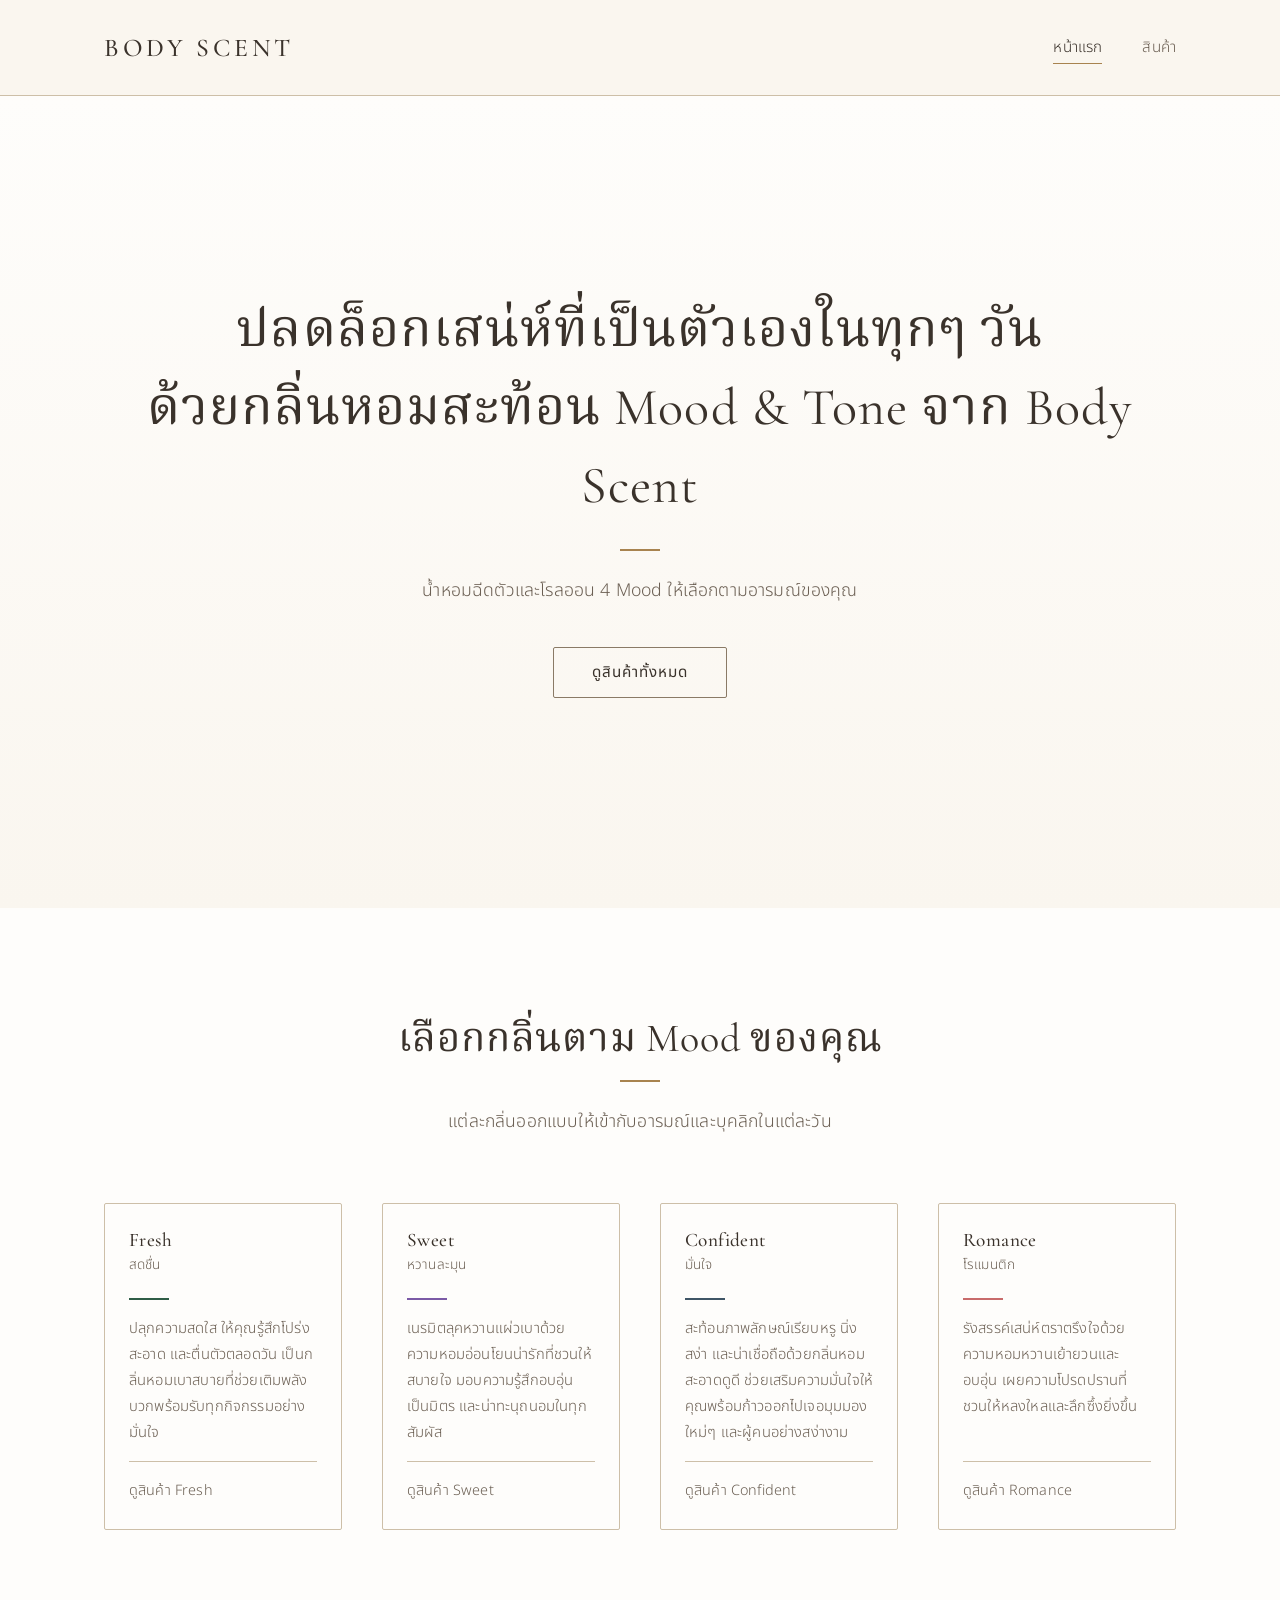
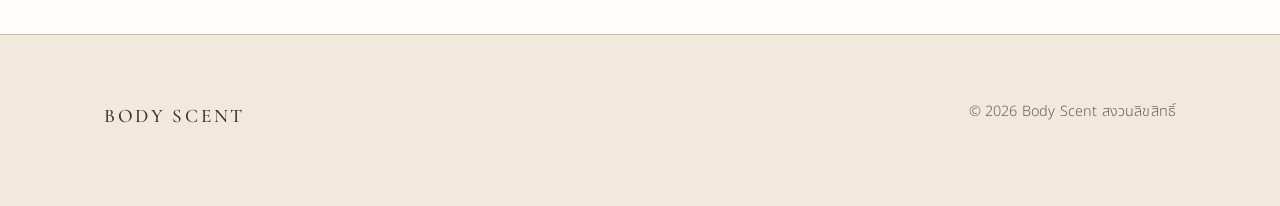
<file: index.html>
<!DOCTYPE html>
<html lang="th">
<head>
  <meta charset="UTF-8">
  <meta name="viewport" content="width=device-width, initial-scale=1">
  <title>Body Scent | น้ำหอมฉีดตัวและโรลออน 4 Mood</title>
  <meta name="description" content="ปลดล็อกเสน่ห์ที่เป็นตัวเองในทุกๆ วัน ด้วยน้ำหอมฉีดตัวและโรลออนจาก Body Scent เลือกกลิ่นตาม Mood: Fresh, Sweet, Confident, Romance">
  <link rel="stylesheet" href="style.css">
</head>
<body>

  <header class="site-header">
    <div class="container">
      <a class="brand" href="index.html">BODY SCENT</a>
      <nav aria-label="เมนูหลัก">
        <ul class="nav">
          <li><a href="index.html" aria-current="page">หน้าแรก</a></li>
          <li><a href="product.html">สินค้า</a></li>
        </ul>
      </nav>
    </div>
  </header>

  <main>
    <!-- Hero -->
    <section class="hero hero--full">
      <div class="container">
        <div>
          <h1>ปลดล็อกเสน่ห์ที่เป็นตัวเองในทุกๆ วัน<br>ด้วยกลิ่นหอมสะท้อน Mood &amp; Tone จาก Body Scent</h1>
          <hr class="mood-line">
          <p class="lead">น้ำหอมฉีดตัวและโรลออน 4 Mood ให้เลือกตามอารมณ์ของคุณ</p>
          <a class="btn" href="product.html">ดูสินค้าทั้งหมด</a>
        </div>
      </div>
    </section>

    <!-- 4 Mood -->
    <section class="section section--white" id="moods">
      <div class="container">
        <div class="section-head center">
          <h2>เลือกกลิ่นตาม Mood ของคุณ</h2>
          <hr class="mood-line">
          <p class="lead">แต่ละกลิ่นออกแบบให้เข้ากับอารมณ์และบุคลิกในแต่ละวัน</p>
        </div>

        <div class="mood-grid">
          <a class="product-card mood-card" data-mood="fresh" href="product.html?mood=fresh">
            <h3>Fresh</h3>
            <p class="product-meta">สดชื่น</p>
            <hr class="mood-line">
            <p class="product-desc">ปลุกความสดใส ให้คุณรู้สึกโปร่ง สะอาด และตื่นตัวตลอดวัน เป็นกลิ่นหอมเบาสบายที่ช่วยเติมพลังบวกพร้อมรับทุกกิจกรรมอย่างมั่นใจ</p>
            <div class="product-foot"><span class="muted">ดูสินค้า Fresh</span></div>
          </a>

          <a class="product-card mood-card" data-mood="sweet" href="product.html?mood=sweet">
            <h3>Sweet</h3>
            <p class="product-meta">หวานละมุน</p>
            <hr class="mood-line">
            <p class="product-desc">เนรมิตลุคหวานแผ่วเบาด้วยความหอมอ่อนโยนน่ารักที่ชวนให้สบายใจ มอบความรู้สึกอบอุ่น เป็นมิตร และน่าทะนุถนอมในทุกสัมผัส</p>
            <div class="product-foot"><span class="muted">ดูสินค้า Sweet</span></div>
          </a>

          <a class="product-card mood-card" data-mood="confident" href="product.html?mood=confident">
            <h3>Confident</h3>
            <p class="product-meta">มั่นใจ</p>
            <hr class="mood-line">
            <p class="product-desc">สะท้อนภาพลักษณ์เรียบหรู นิ่ง สง่า และน่าเชื่อถือด้วยกลิ่นหอมสะอาดดูดี ช่วยเสริมความมั่นใจให้คุณพร้อมก้าวออกไปเจอมุมมองใหม่ๆ และผู้คนอย่างสง่างาม</p>
            <div class="product-foot"><span class="muted">ดูสินค้า Confident</span></div>
          </a>

          <a class="product-card mood-card" data-mood="romance" href="product.html?mood=romance">
            <h3>Romance</h3>
            <p class="product-meta">โรแมนติก</p>
            <hr class="mood-line">
            <p class="product-desc">รังสรรค์เสน่ห์ตราตรึงใจด้วยความหอมหวานเย้ายวนและอบอุ่น เผยความโปรดปรานที่ชวนให้หลงใหลและลึกซึ้งยิ่งขึ้น</p>
            <div class="product-foot"><span class="muted">ดูสินค้า Romance</span></div>
          </a>
        </div>
      </div>
    </section>
  </main>

  <footer class="site-footer">
    <div class="container">
      <a class="brand" href="index.html">BODY SCENT</a>
      <p>&copy; 2026 Body Scent สงวนลิขสิทธิ์</p>
    </div>
  </footer>

  <script src="script.js"></script>
</body>
</html>
</file>
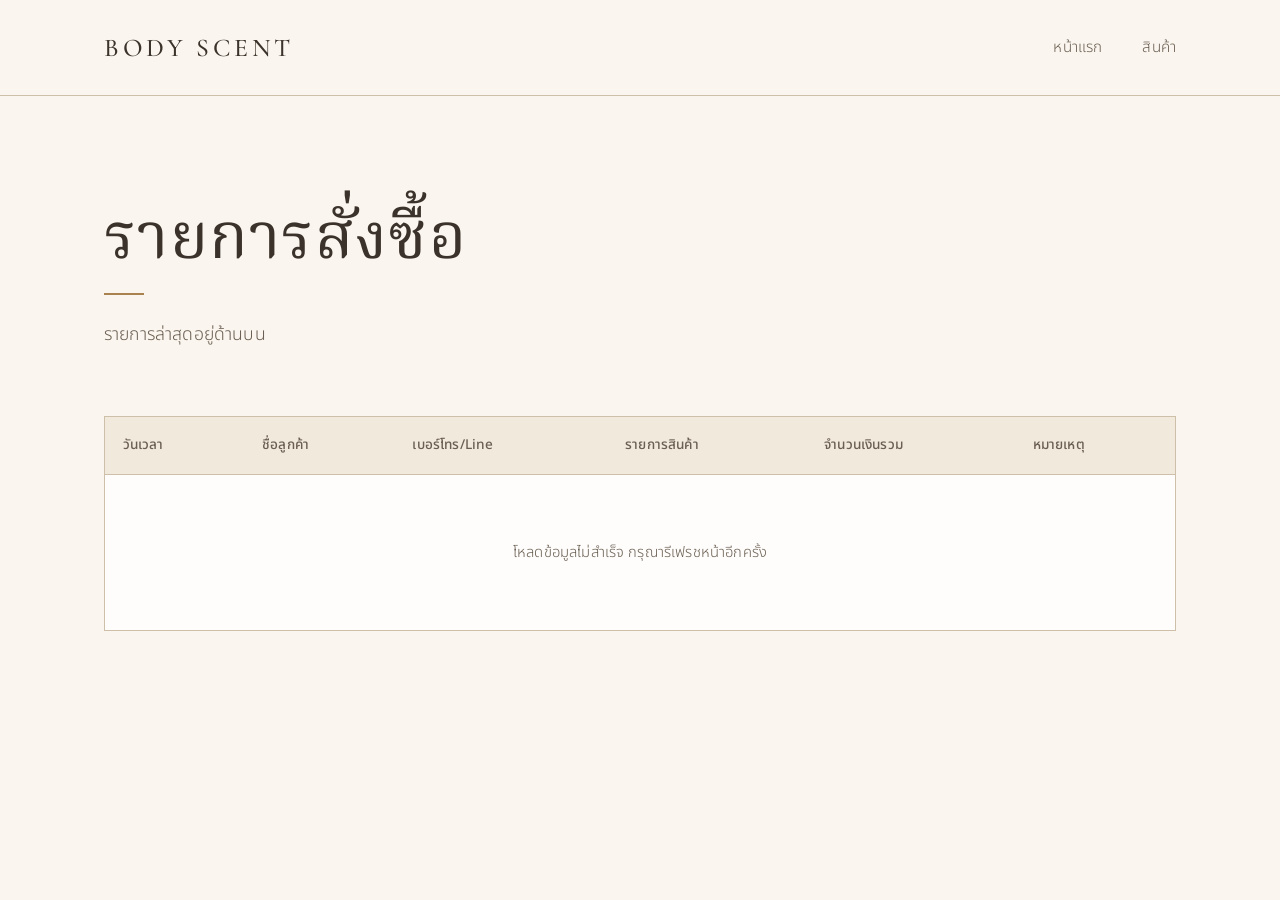
<file: admin.html>
<!DOCTYPE html>
<html lang="th">
<head>
  <meta charset="UTF-8">
  <meta name="viewport" content="width=device-width, initial-scale=1">
  <meta name="robots" content="noindex, nofollow">
  <title>รายการสั่งซื้อ | Body Scent</title>
  <link rel="stylesheet" href="style.css">
</head>
<body>

  <header class="site-header">
    <div class="container">
      <a class="brand" href="index.html">BODY SCENT</a>
      <nav aria-label="เมนูหลัก">
        <ul class="nav">
          <li><a href="index.html">หน้าแรก</a></li>
          <li><a href="product.html">สินค้า</a></li>
        </ul>
      </nav>
    </div>
  </header>

  <main>
    <section class="section">
      <div class="container">
        <div class="section-head">
          <h1>รายการสั่งซื้อ</h1>
          <hr class="mood-line">
          <p class="lead">รายการล่าสุดอยู่ด้านบน</p>
        </div>

        <div class="table-wrap">
          <table id="ordersTable">
            <thead>
              <tr>
                <th scope="col">วันเวลา</th>
                <th scope="col">ชื่อลูกค้า</th>
                <th scope="col">เบอร์โทร/Line</th>
                <th scope="col">รายการสินค้า</th>
                <th scope="col">จำนวนเงินรวม</th>
                <th scope="col">หมายเหตุ</th>
              </tr>
            </thead>
            <tbody></tbody>
          </table>
        </div>
      </div>
    </section>
  </main>

  <script src="script.js"></script>
</body>
</html>
</file>
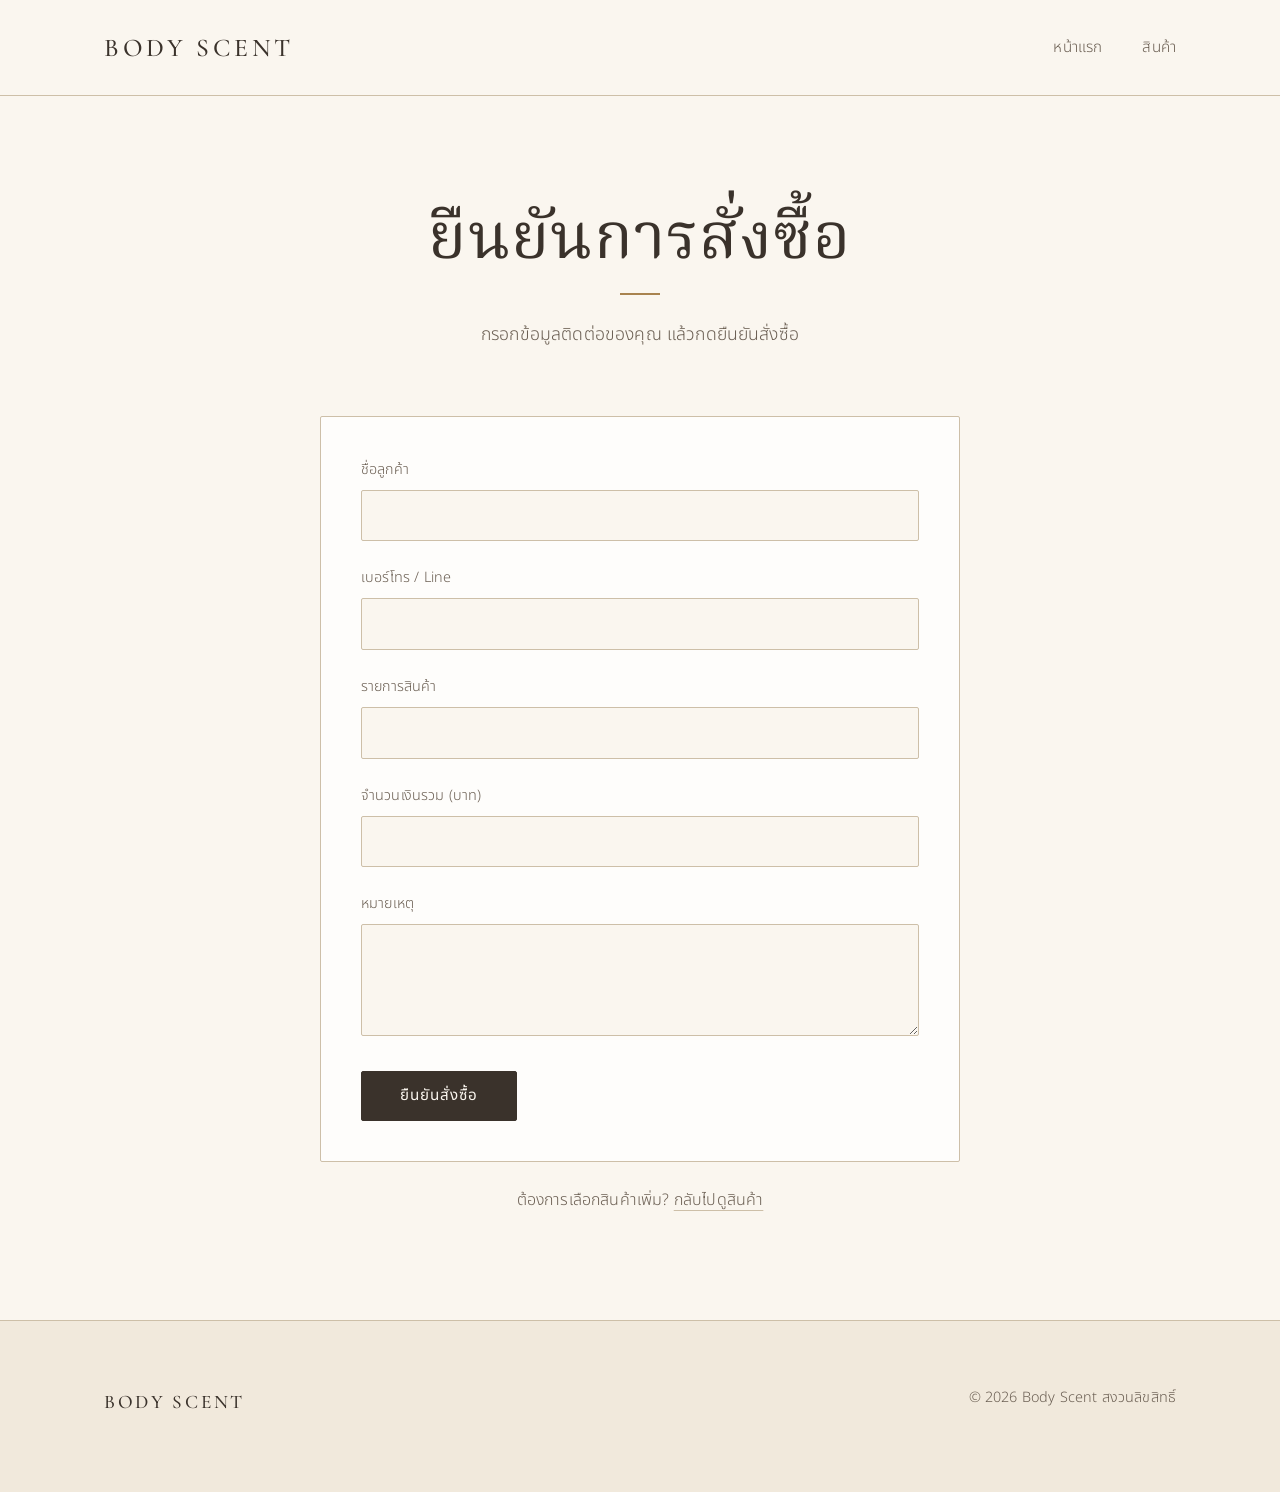
<file: order.html>
<!DOCTYPE html>
<html lang="th">
<head>
  <meta charset="UTF-8">
  <meta name="viewport" content="width=device-width, initial-scale=1">
  <title>สั่งซื้อสินค้า | Body Scent</title>
  <link rel="stylesheet" href="style.css">
</head>
<body>

  <header class="site-header">
    <div class="container">
      <a class="brand" href="index.html">BODY SCENT</a>
      <nav aria-label="เมนูหลัก">
        <ul class="nav">
          <li><a href="index.html">หน้าแรก</a></li>
          <li><a href="product.html">สินค้า</a></li>
        </ul>
      </nav>
    </div>
  </header>

  <main>
    <section class="section">
      <div class="container">
        <div class="section-head center">
          <h1>ยืนยันการสั่งซื้อ</h1>
          <hr class="mood-line">
          <p class="lead">กรอกข้อมูลติดต่อของคุณ แล้วกดยืนยันสั่งซื้อ</p>
        </div>

        <form id="orderForm" class="form-card">
          <div class="form-row">
            <label for="customerName">ชื่อลูกค้า</label>
            <input type="text" id="customerName" name="customerName" autocomplete="name" required>
          </div>

          <div class="form-row">
            <label for="contact">เบอร์โทร / Line</label>
            <input type="text" id="contact" name="contact" autocomplete="off" required>
          </div>

          <div class="form-row">
            <label for="items">รายการสินค้า</label>
            <input type="text" id="items" name="items" required>
          </div>

          <div class="form-row">
            <label for="total">จำนวนเงินรวม (บาท)</label>
            <input type="text" id="total" name="total" inputmode="numeric" required>
          </div>

          <div class="form-row">
            <label for="note">หมายเหตุ</label>
            <textarea id="note" name="note"></textarea>
          </div>

          <button type="submit" class="btn btn-primary">ยืนยันสั่งซื้อ</button>
        </form>

        <p class="center muted" style="margin: var(--space-3) auto 0;">
          ต้องการเลือกสินค้าเพิ่ม? <a href="product.html">กลับไปดูสินค้า</a>
        </p>
      </div>
    </section>
  </main>

  <footer class="site-footer">
    <div class="container">
      <a class="brand" href="index.html">BODY SCENT</a>
      <p>&copy; 2026 Body Scent สงวนลิขสิทธิ์</p>
    </div>
  </footer>

  <script src="script.js"></script>
</body>
</html>
</file>
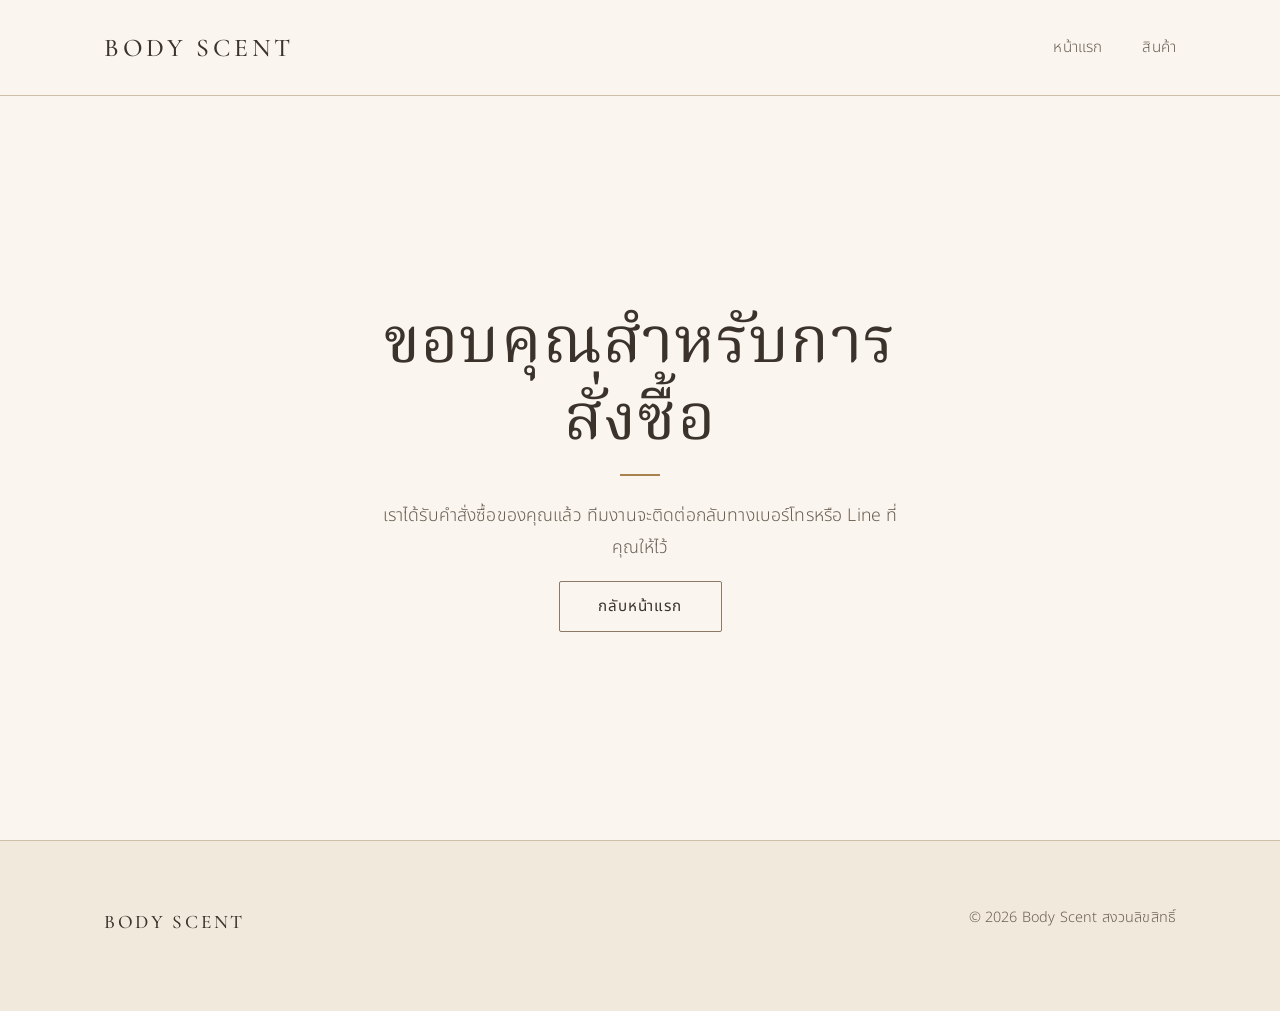
<file: thankyou.html>
<!DOCTYPE html>
<html lang="th">
<head>
  <meta charset="UTF-8">
  <meta name="viewport" content="width=device-width, initial-scale=1">
  <title>ขอบคุณที่สั่งซื้อ | Body Scent</title>
  <link rel="stylesheet" href="style.css">
</head>
<body>

  <header class="site-header">
    <div class="container">
      <a class="brand" href="index.html">BODY SCENT</a>
      <nav aria-label="เมนูหลัก">
        <ul class="nav">
          <li><a href="index.html">หน้าแรก</a></li>
          <li><a href="product.html">สินค้า</a></li>
        </ul>
      </nav>
    </div>
  </header>

  <main>
    <section class="section">
      <div class="container">
        <div class="thankyou center">
          <h1>ขอบคุณสำหรับการสั่งซื้อ</h1>
          <hr class="mood-line">
          <p class="lead">เราได้รับคำสั่งซื้อของคุณแล้ว ทีมงานจะติดต่อกลับทางเบอร์โทรหรือ Line ที่คุณให้ไว้</p>
          <a class="btn" href="index.html">กลับหน้าแรก</a>
        </div>
      </div>
    </section>
  </main>

  <footer class="site-footer">
    <div class="container">
      <a class="brand" href="index.html">BODY SCENT</a>
      <p>&copy; 2026 Body Scent สงวนลิขสิทธิ์</p>
    </div>
  </footer>

</body>
</html>
</file>
<file: style.css>
/* ==========================================================
   Body Scent — shared theme (premium · minimal · warm neutral)
   ใช้ร่วมกันทุกหน้า: index / product / order / thankyou / admin
   ========================================================== */

@import url("https://fonts.googleapis.com/css2?family=Cormorant+Garamond:wght@400;500;600&family=Noto+Sans+Thai:wght@300;400;500&family=Noto+Serif+Thai:wght@300;400;500&display=swap");

/* ---------- 1. Design tokens ---------- */
:root {
  /* พื้นหลัง: ขาว → ครีม → เบจเข้ม */
  --white: #fefdfb;
  --ivory: #faf6ef;
  --cream: #f1e9dc;
  --beige: #d8c9b3;
  --beige-deep: #a99677;

  /* ตัวอักษร & เส้น (น้ำตาลเข้มนุ่มตา) */
  --ink: #3a322b;
  --ink-soft: #6b5f53;
  --line: #cdbfa8;
  --line-strong: #8a7a66;

  /* สีเน้น: ทอง/บรอนซ์อ่อน */
  --accent: #a8834f;
  --accent-deep: #8a6a3b;

  /* สีประจำ mood — ใช้แตะเบาๆ เท่านั้น */
  --mood-fresh: #2f5d46;
  --mood-sweet: #7b5aa6;
  --mood-confident: #3f5566;
  --mood-romance: #c86b6b;

  /* ฟอนต์ */
  --font-display: "Cormorant Garamond", "Noto Serif Thai", Georgia, "Times New Roman", serif;
  --font-body: "Noto Sans Thai", "Sarabun", system-ui, -apple-system, "Segoe UI", sans-serif;

  /* spacing (เว้นระยะเยอะ) */
  --space-1: 0.5rem;
  --space-2: 1rem;
  --space-3: 1.5rem;
  --space-4: 2.5rem;
  --space-5: 4rem;
  --space-6: 6.5rem;

  --container: 1120px;
  --radius: 2px;
  --ease: cubic-bezier(0.22, 0.61, 0.36, 1);
}

/* ---------- 2. Base ---------- */
*,
*::before,
*::after {
  box-sizing: border-box;
}

html {
  scroll-behavior: smooth;
  -webkit-text-size-adjust: 100%;
}

body {
  margin: 0;
  background: var(--ivory);
  color: var(--ink);
  font-family: var(--font-body);
  font-weight: 300;
  font-size: 1rem;
  line-height: 1.85;
  letter-spacing: 0.01em;
  -webkit-font-smoothing: antialiased;
}

img {
  max-width: 100%;
  height: auto;
  display: block;
}

a {
  color: inherit;
  text-decoration-color: var(--line);
  text-underline-offset: 0.3em;
  transition: color 0.25s var(--ease), text-decoration-color 0.25s var(--ease);
}

a:hover {
  color: var(--accent-deep);
  text-decoration-color: var(--accent);
}

:focus-visible {
  outline: 1px solid var(--accent-deep);
  outline-offset: 4px;
}

::selection {
  background: var(--cream);
  color: var(--ink);
}

/* ---------- 3. Typography ---------- */
h1,
h2,
h3,
h4 {
  font-family: var(--font-display);
  font-weight: 500;
  line-height: 1.3;
  letter-spacing: 0.02em;
  margin: 0 0 var(--space-2);
  color: var(--ink);
}

h1 {
  font-size: clamp(2.4rem, 6vw, 4rem);
  line-height: 1.2;
  font-weight: 400;
}

h2 {
  font-size: clamp(1.7rem, 3.6vw, 2.5rem);
  font-weight: 400;
}

h3 {
  font-size: 1.35rem;
}

p {
  margin: 0 0 var(--space-2);
  max-width: 62ch;
}

.lead {
  font-size: 1.1rem;
  color: var(--ink-soft);
  max-width: 52ch;
}

.muted {
  color: var(--ink-soft);
}

.center {
  text-align: center;
}

.center p,
.center .lead {
  margin-left: auto;
  margin-right: auto;
}

/* ---------- 4. Layout ---------- */
.container {
  width: 100%;
  max-width: var(--container);
  margin: 0 auto;
  padding: 0 var(--space-3);
}

.section {
  padding: var(--space-6) 0;
}

.section--cream {
  background: var(--cream);
}

.section--white {
  background: var(--white);
}

.section-head {
  margin-bottom: var(--space-5);
}

.divider {
  border: 0;
  border-top: 1px solid var(--line);
  margin: var(--space-5) 0;
}

/* ---------- 5. Header / Nav ---------- */
.site-header {
  padding: var(--space-3) 0;
  background: var(--ivory);
  border-bottom: 1px solid var(--line);
}

.site-header .container {
  display: flex;
  align-items: center;
  justify-content: space-between;
  gap: var(--space-3);
}

.brand {
  font-family: var(--font-display);
  font-size: 1.6rem;
  font-weight: 500;
  letter-spacing: 0.14em;
  text-decoration: none;
  color: var(--ink);
}

.brand:hover {
  color: var(--accent-deep);
}

.nav {
  display: flex;
  gap: var(--space-4);
  list-style: none;
  margin: 0;
  padding: 0;
}

.nav a {
  text-decoration: none;
  font-size: 0.95rem;
  color: var(--ink-soft);
  padding-bottom: 0.25rem;
  border-bottom: 1px solid transparent;
}

.nav a:hover,
.nav a[aria-current="page"] {
  color: var(--ink);
  border-bottom-color: var(--accent);
}

/* ---------- 6. Hero ---------- */
.hero {
  padding: var(--space-6) 0 calc(var(--space-6) + var(--space-2));
  background: linear-gradient(180deg, var(--white) 0%, var(--ivory) 100%);
}

.hero .container {
  display: grid;
  grid-template-columns: 1.1fr 0.9fr;
  gap: var(--space-5);
  align-items: center;
}

.hero h1 {
  margin-bottom: var(--space-3);
}

.hero .lead {
  margin-bottom: var(--space-4);
}

.hero-media img {
  width: 100%;
  aspect-ratio: 1 / 1;
  object-fit: cover;
  border: 1px solid var(--line);
}

/* ---------- 7. Buttons ---------- */
.btn {
  display: inline-block;
  padding: 0.85rem 2.4rem;
  font-family: var(--font-body);
  font-size: 0.95rem;
  font-weight: 400;
  letter-spacing: 0.06em;
  line-height: 1.4;
  text-align: center;
  text-decoration: none;
  color: var(--ink);
  background: transparent;
  border: 1px solid var(--line-strong);
  border-radius: var(--radius);
  cursor: pointer;
  transition: background-color 0.25s var(--ease), color 0.25s var(--ease),
    border-color 0.25s var(--ease);
}

.btn:hover {
  border-color: var(--accent);
  color: var(--accent-deep);
}

.btn-primary {
  background: var(--ink);
  border-color: var(--ink);
  color: var(--ivory);
}

.btn-primary:hover {
  background: var(--accent-deep);
  border-color: var(--accent-deep);
  color: var(--white);
}

.btn-small {
  padding: 0.55rem 1.4rem;
  font-size: 0.875rem;
}

.btn[disabled],
.btn:disabled {
  opacity: 0.45;
  cursor: not-allowed;
}

/* ---------- 8. Mood accents (แตะเบาๆ เท่านั้น) ---------- */
[data-mood="fresh"],
.mood-fresh {
  --mood: var(--mood-fresh);
}
[data-mood="sweet"],
.mood-sweet {
  --mood: var(--mood-sweet);
}
[data-mood="confident"],
.mood-confident {
  --mood: var(--mood-confident);
}
[data-mood="romance"],
.mood-romance {
  --mood: var(--mood-romance);
}

/* จุดเล็กๆ ข้างชื่อ mood */
.mood-dot {
  display: inline-block;
  width: 0.5rem;
  height: 0.5rem;
  border-radius: 50%;
  background: var(--mood, var(--accent));
  margin-right: 0.6rem;
  vertical-align: middle;
}

/* เส้นสั้นๆ ใต้หัวข้อ */
.mood-line {
  display: block;
  width: 2.5rem;
  height: 2px;
  background: var(--mood, var(--accent));
  margin: var(--space-2) 0 var(--space-3);
  border: 0;
}

.center .mood-line {
  margin-left: auto;
  margin-right: auto;
}

/* ---------- 9. Filter bar (product page) ---------- */
#filter-bar,
.filter-bar {
  display: flex;
  flex-wrap: wrap;
  gap: var(--space-2) var(--space-3);
  margin-bottom: var(--space-5);
  padding-bottom: var(--space-3);
  border-bottom: 1px solid var(--line);
}

.filter-btn {
  display: inline-flex;
  align-items: center;
  padding: 0.4rem 0;
  font-family: var(--font-body);
  font-size: 0.95rem;
  font-weight: 300;
  color: var(--ink-soft);
  background: none;
  border: 0;
  border-bottom: 1px solid transparent;
  cursor: pointer;
  transition: color 0.25s var(--ease), border-color 0.25s var(--ease);
}

.filter-btn:hover {
  color: var(--ink);
}

.filter-btn.active,
.filter-btn[aria-pressed="true"] {
  color: var(--ink);
  border-bottom-color: var(--accent);
}

/* ---------- 10. Product grid & card ---------- */
#product-list,
.product-grid {
  display: grid;
  grid-template-columns: repeat(auto-fill, minmax(240px, 1fr));
  gap: var(--space-5) var(--space-4);
}

.product-card {
  display: flex;
  flex-direction: column;
  background: var(--white);
  border: 1px solid var(--line);
  border-radius: var(--radius);
  padding: var(--space-3);
  transition: border-color 0.3s var(--ease);
}

.product-card:hover {
  border-color: var(--accent);
}

.product-card img {
  width: 100%;
  aspect-ratio: 1 / 1;
  object-fit: cover;
  margin-bottom: var(--space-3);
  background: var(--cream);
}

.product-meta {
  font-size: 0.85rem;
  color: var(--ink-soft);
  margin-bottom: 0.25rem;
}

.product-card h3 {
  font-size: 1.2rem;
  margin-bottom: 0;
}

.product-card .mood-line {
  margin: var(--space-2) 0;
}

.product-desc {
  font-size: 0.925rem;
  color: var(--ink-soft);
  line-height: 1.75;
  flex-grow: 1;
}

.product-foot {
  display: flex;
  align-items: center;
  justify-content: space-between;
  gap: var(--space-2);
  margin-top: auto;
  padding-top: var(--space-2);
  border-top: 1px solid var(--line);
}

.price {
  font-family: var(--font-display);
  font-size: 1.5rem;
  font-weight: 500;
  color: var(--accent-deep);
  letter-spacing: 0.02em;
}

.price small {
  font-family: var(--font-body);
  font-size: 0.8rem;
  font-weight: 300;
  color: var(--ink-soft);
  margin-left: 0.2rem;
}

/* ---------- 11. Mood showcase (หน้าแรก) ---------- */
.mood-grid {
  display: grid;
  grid-template-columns: repeat(4, 1fr);
  gap: var(--space-4);
}

.mood-item {
  padding: var(--space-3) 0;
  border-top: 1px solid var(--line);
}

.mood-item h3 {
  margin-bottom: 0.25rem;
}

.mood-item p {
  font-size: 0.925rem;
  color: var(--ink-soft);
}

/* ---------- 12. Forms (order page) ---------- */
.form-card {
  max-width: 640px;
  margin: 0 auto;
  padding: var(--space-4);
  background: var(--white);
  border: 1px solid var(--line);
  border-radius: var(--radius);
}

.form-row {
  margin-bottom: var(--space-3);
}

label {
  display: block;
  margin-bottom: 0.4rem;
  font-size: 0.9rem;
  color: var(--ink-soft);
}

input,
select,
textarea {
  width: 100%;
  padding: 0.8rem 0.9rem;
  font-family: var(--font-body);
  font-size: 1rem;
  font-weight: 300;
  color: var(--ink);
  background: var(--ivory);
  border: 1px solid var(--line);
  border-radius: var(--radius);
  transition: border-color 0.25s var(--ease), background-color 0.25s var(--ease);
}

textarea {
  min-height: 7rem;
  resize: vertical;
}

input:hover,
select:hover,
textarea:hover {
  border-color: var(--line-strong);
}

input:focus,
select:focus,
textarea:focus {
  outline: none;
  border-color: var(--accent);
  background: var(--white);
}

input::placeholder,
textarea::placeholder {
  color: var(--beige-deep);
}

.form-error {
  margin-top: 0.4rem;
  font-size: 0.85rem;
  color: var(--mood-romance);
}

/* สรุปรายการสั่งซื้อ */
.order-items {
  margin: 0 0 var(--space-3);
  padding: 0;
  list-style: none;
  border-top: 1px solid var(--line);
}

.order-items > * {
  display: flex;
  justify-content: space-between;
  gap: var(--space-2);
  padding: var(--space-2) 0;
  border-bottom: 1px solid var(--line);
}

.order-total {
  display: flex;
  justify-content: space-between;
  align-items: baseline;
  margin-bottom: var(--space-3);
  font-size: 1.05rem;
}

.order-total-value {
  font-family: var(--font-display);
  font-size: 1.8rem;
  font-weight: 500;
  color: var(--accent-deep);
}

/* ---------- 13. Thank-you page ---------- */
.thankyou {
  max-width: 560px;
  margin: 0 auto;
  padding: var(--space-6) 0;
  text-align: center;
}

.thankyou p {
  margin-left: auto;
  margin-right: auto;
}

/* ---------- 14. Table (admin page) ---------- */
.table-wrap {
  overflow-x: auto;
  border: 1px solid var(--line);
  background: var(--white);
}

table,
#ordersTable {
  width: 100%;
  border-collapse: collapse;
  font-size: 0.925rem;
}

th,
td {
  padding: 1rem 1.1rem;
  text-align: left;
  vertical-align: top;
  border-bottom: 1px solid var(--line);
}

th {
  font-weight: 500;
  font-size: 0.85rem;
  color: var(--ink-soft);
  background: var(--cream);
  white-space: nowrap;
}

tbody tr:last-child td {
  border-bottom: 0;
}

tbody tr:hover td {
  background: var(--ivory);
}

.empty-state {
  padding: var(--space-5) var(--space-3);
  text-align: center;
  color: var(--ink-soft);
}

/* ---------- 15. Footer ---------- */
.site-footer {
  padding: var(--space-5) 0;
  background: var(--cream);
  border-top: 1px solid var(--line);
  font-size: 0.9rem;
  color: var(--ink-soft);
}

.site-footer .container {
  display: flex;
  flex-wrap: wrap;
  justify-content: space-between;
  gap: var(--space-3);
}

.site-footer .brand {
  font-size: 1.2rem;
}

/* ---------- 16. Responsive ---------- */
@media (max-width: 900px) {
  .section {
    padding: var(--space-5) 0;
  }

  .hero {
    padding: var(--space-5) 0;
  }

  .hero .container {
    grid-template-columns: 1fr;
    gap: var(--space-4);
  }

  .hero-media {
    order: -1;
  }

  .mood-grid {
    grid-template-columns: repeat(2, 1fr);
    gap: var(--space-3) var(--space-4);
  }
}

@media (max-width: 600px) {
  :root {
    --space-5: 3rem;
    --space-6: 4.5rem;
  }

  body {
    font-size: 0.975rem;
  }

  .container {
    padding: 0 var(--space-2);
  }

  .site-header .container {
    flex-direction: column;
    gap: var(--space-2);
  }

  .nav {
    gap: var(--space-3);
  }

  #product-list,
  .product-grid {
    grid-template-columns: 1fr;
    gap: var(--space-4);
  }

  .mood-grid {
    grid-template-columns: 1fr;
  }

  .form-card {
    padding: var(--space-3);
  }

  .btn {
    width: 100%;
  }

  .product-foot .btn {
    width: auto;
  }

  th,
  td {
    padding: 0.8rem;
  }
}

/* ---------- 17. Reduced motion ---------- */
@media (prefers-reduced-motion: reduce) {
  html {
    scroll-behavior: auto;
  }

  *,
  *::before,
  *::after {
    transition-duration: 0.01ms !important;
    animation-duration: 0.01ms !important;
  }
}

/* ---------- 18. Homepage: full-screen hero & mood cards ---------- */
.hero--full {
  min-height: calc(100vh - 5.5rem);
  min-height: calc(100svh - 5.5rem);
  display: flex;
  align-items: center;
  text-align: center;
}

.hero--full .container {
  grid-template-columns: 1fr;
  justify-items: center;
}

.hero--full h1 {
  max-width: 22em;
  margin-left: auto;
  margin-right: auto;
  font-size: clamp(1.9rem, 4.6vw, 3.25rem);
  line-height: 1.5;
}

.hero--full .mood-line {
  margin: var(--space-3) auto;
}

.hero--full .lead {
  margin: 0 auto var(--space-4);
}

.mood-card {
  text-decoration: none;
  color: var(--ink);
}

.mood-card:hover {
  color: var(--ink);
}

.mood-card .product-foot {
  font-size: 0.9rem;
}

@media (max-width: 600px) {
  .hero--full {
    min-height: calc(100vh - 8.5rem);
    min-height: calc(100svh - 8.5rem);
  }
}
</file>
